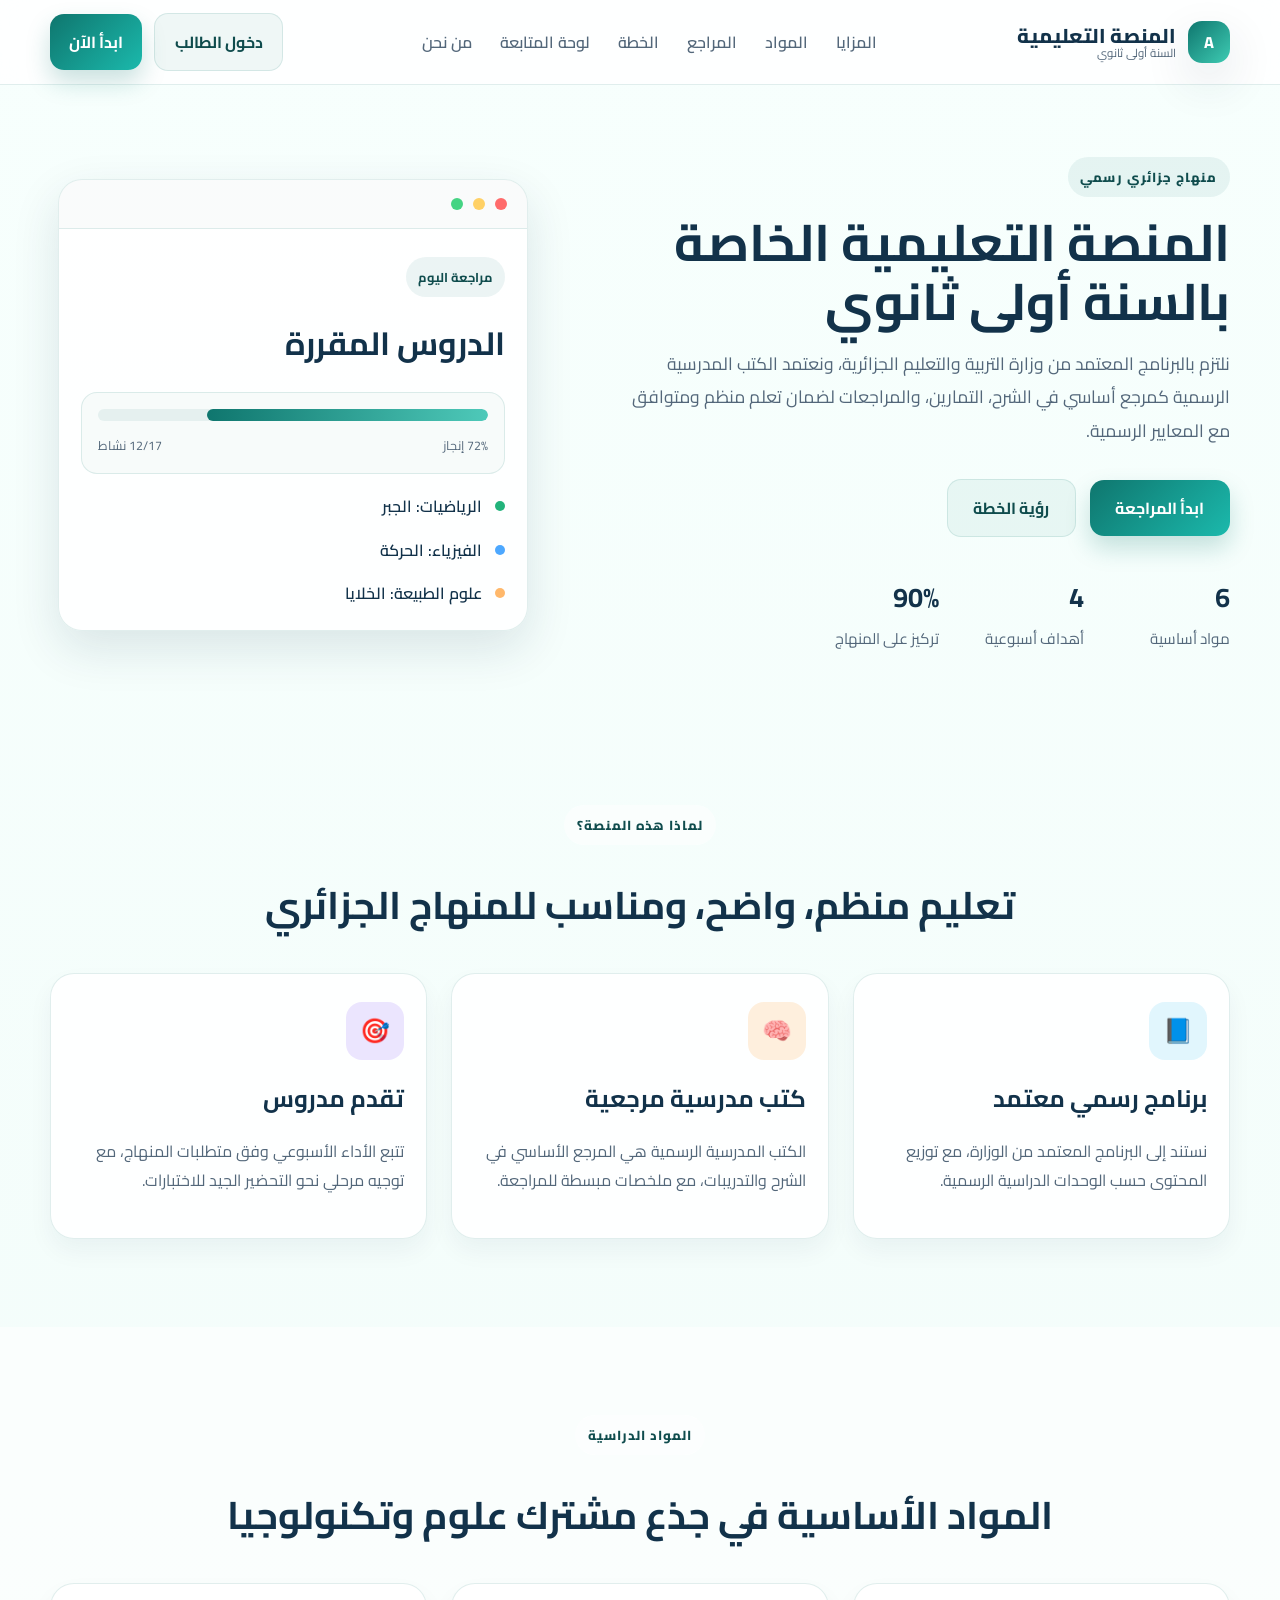
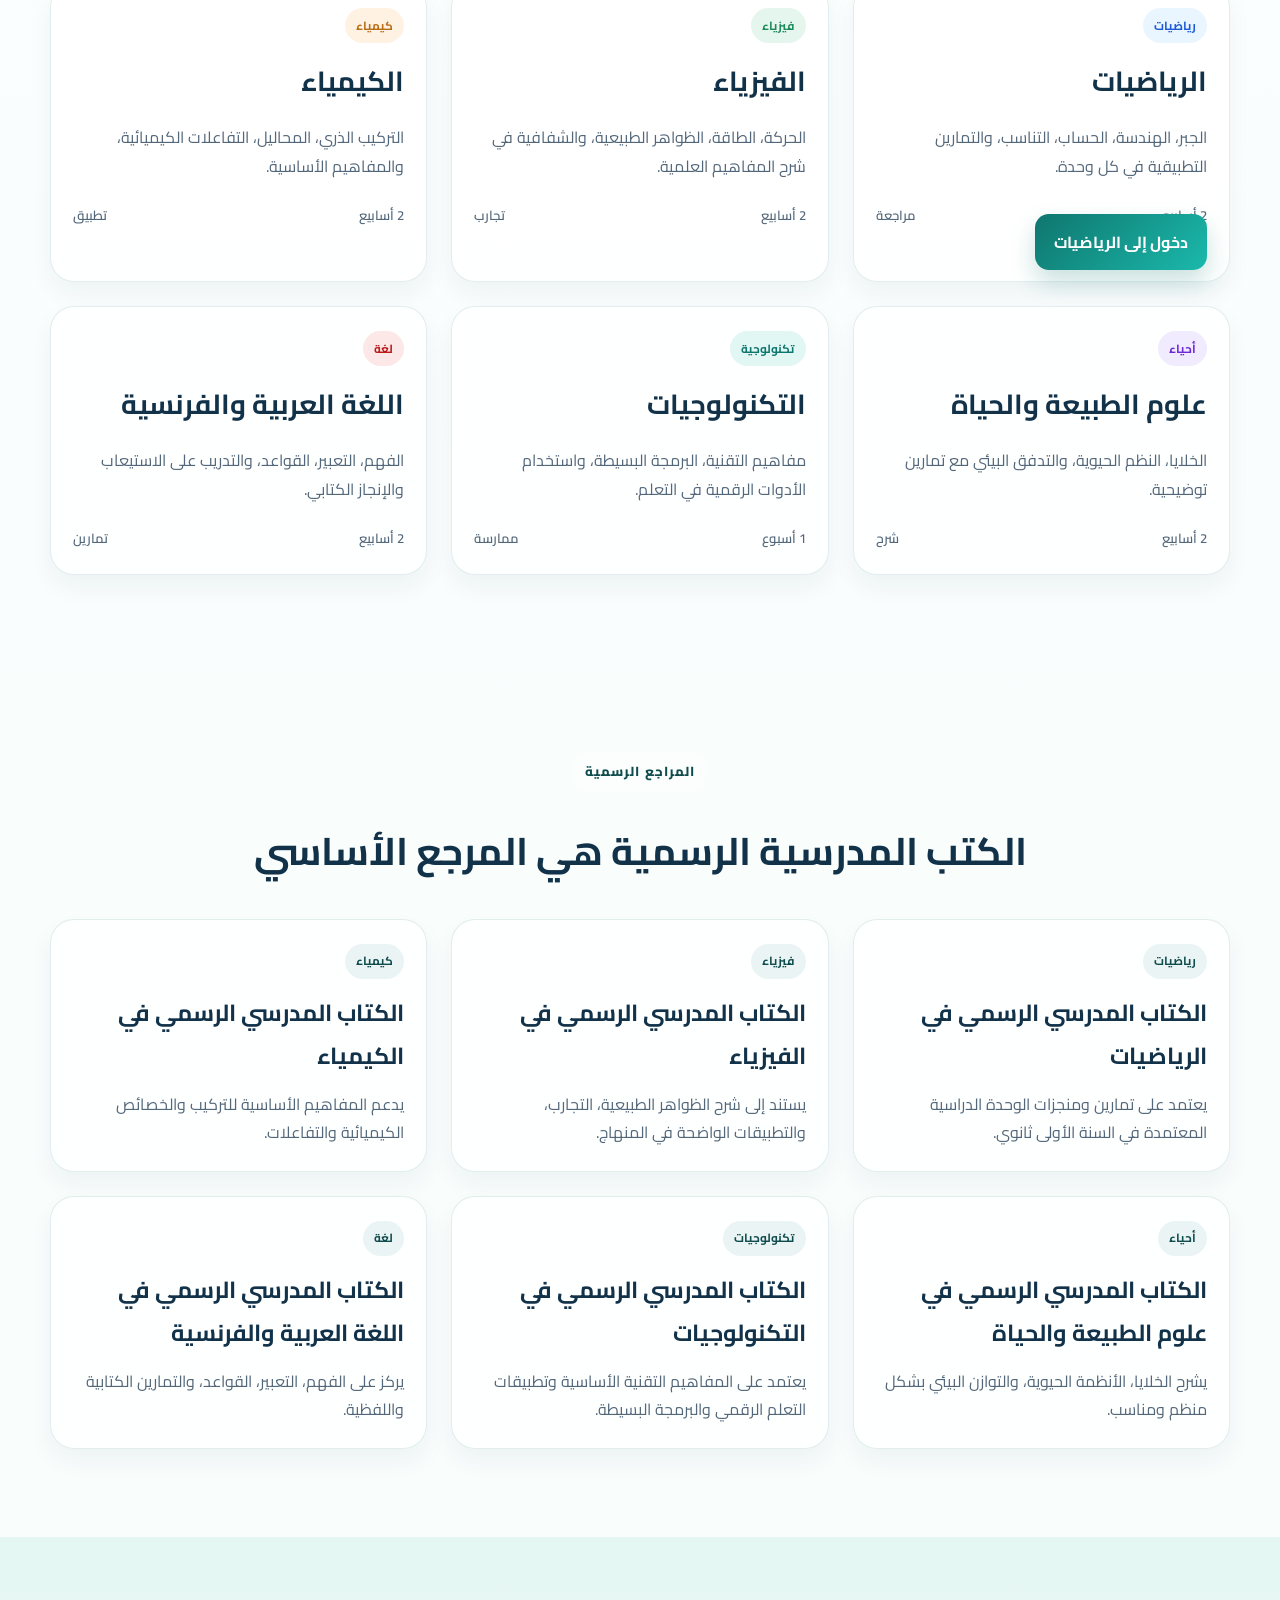
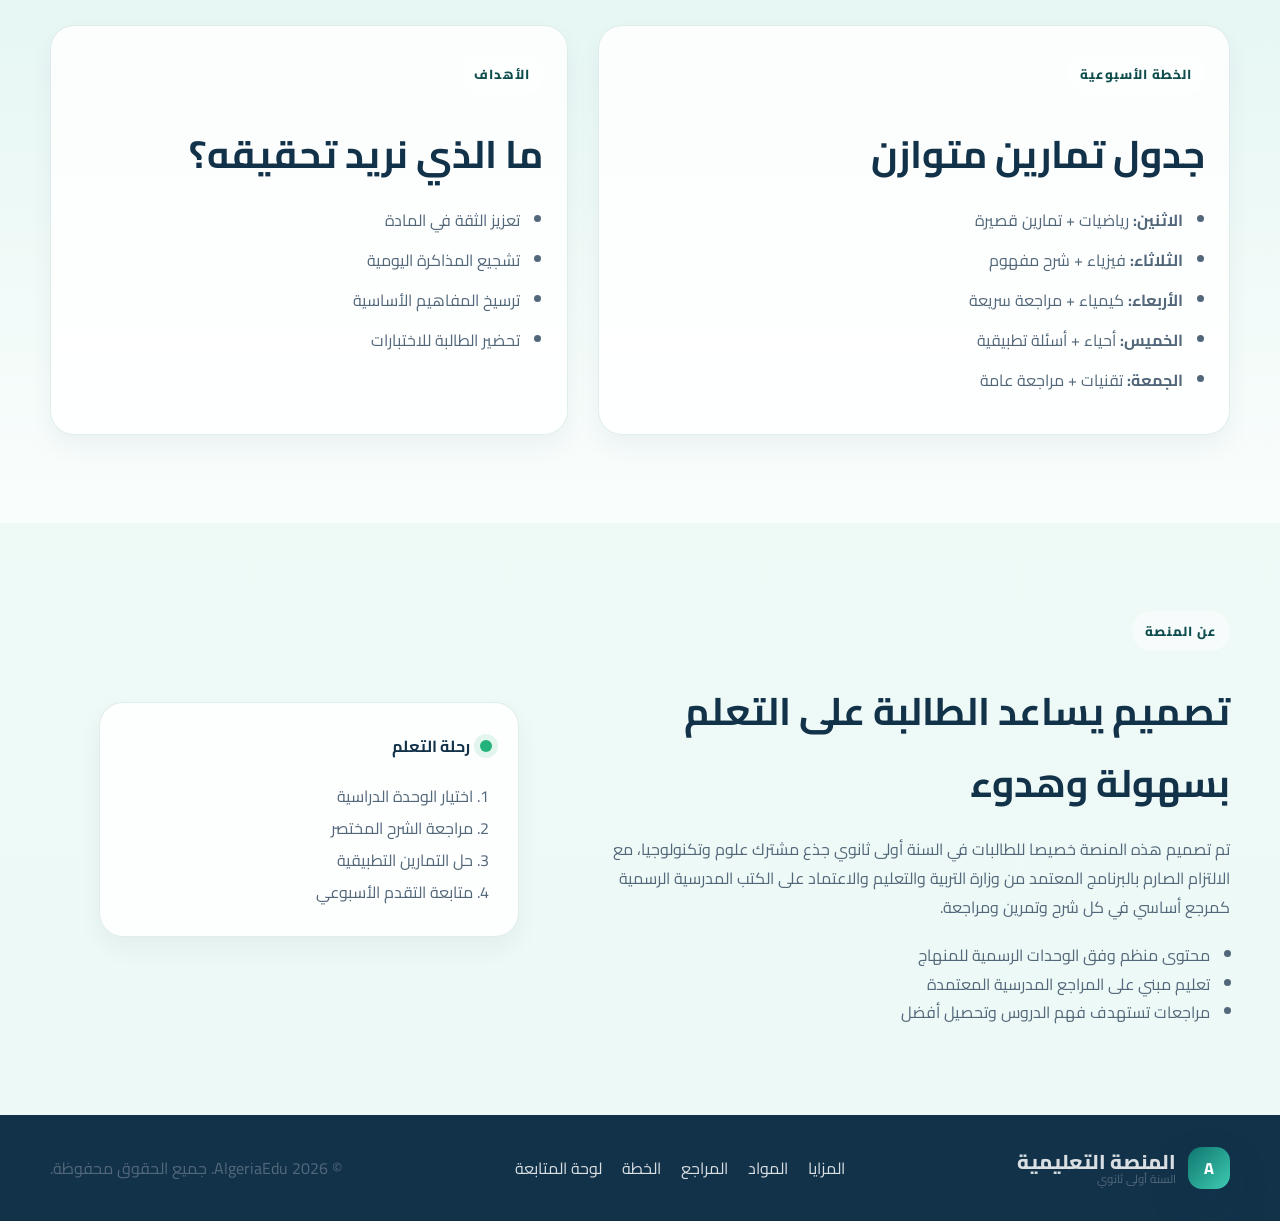
<file: index.html>
<!DOCTYPE html>
<html lang="ar" dir="rtl">
  <head>
    <meta charset="UTF-8" />
    <meta name="viewport" content="width=device-width, initial-scale=1.0" />
    <title>المنصة التعليمية الخاصة للسنة أولى ثانوي</title>
    <meta
      name="description"
      content="منصة تعليمية مخصصة لطالبات السنة أولى ثانوي جذع مشترك علوم وتكنولوجيا وفق المنهاج الجزائري الرسمي."
    />
    <link rel="preconnect" href="https://fonts.googleapis.com" />
    <link rel="preconnect" href="https://fonts.gstatic.com" crossorigin />
    <link
      href="https://fonts.googleapis.com/css2?family=Cairo:wght@400;500;600;700;800&display=swap"
      rel="stylesheet"
    />
    <link rel="stylesheet" href="styles.css" />
  </head>
  <body>
    <header class="topbar">
      <div class="container nav">
        <div class="brand-wrap">
          <div class="brand-mark">A</div>
          <div class="brand-text">
            <span class="brand-name">المنصة التعليمية</span>
            <small>السنة أولى ثانوي</small>
          </div>
        </div>

        <nav class="main-nav" aria-label="التنقل الرئيسي">
          <a href="#features">المزايا</a>
          <details class="nav-dropdown">
            <summary>المواد</summary>
            <div class="nav-dropdown-menu">
              <a href="math.html">الرياضيات</a>
              <a href="subjects.html#physics">الفيزياء</a>
              <a href="subjects.html#chemistry">الكيمياء</a>
              <a href="subjects.html#biology">علوم الطبيعة والحياة</a>
              <a href="subjects.html#tech">التكنولوجيات</a>
              <a href="subjects.html#arabic">اللغة العربية</a>
            </div>
          </details>
          <a href="#references">المراجع</a>
          <a href="#plan">الخطة</a>
          <a href="dashboard.html">لوحة المتابعة</a>
          <a href="#about">من نحن</a>
        </nav>

        <div class="nav-actions">
          <button class="btn btn-secondary">دخول الطالب</button>
          <button class="btn btn-primary">ابدأ الآن</button>
        </div>
      </div>
    </header>

    <main>
      <section class="hero">
        <div class="container hero-grid">
          <div class="hero-copy">
            <span class="eyebrow">منهاج جزائري رسمي</span>
            <h1>المنصة التعليمية الخاصة بالسنة أولى ثانوي</h1>
            <p>
              نلتزم بالبرنامج المعتمد من وزارة التربية والتعليم الجزائرية، ونعتمد الكتب
              المدرسية الرسمية كمرجع أساسي في الشرح، التمارين، والمراجعات لضمان تعلم
              منظم ومتوافق مع المعايير الرسمية.
            </p>

            <div class="cta-row">
              <button class="btn btn-primary large">ابدأ المراجعة</button>
              <button class="btn btn-secondary large">رؤية الخطة</button>
            </div>

            <div class="hero-stats">
              <div>
                <strong>6</strong>
                <span>مواد أساسية</span>
              </div>
              <div>
                <strong>4</strong>
                <span>أهداف أسبوعية</span>
              </div>
              <div>
                <strong>90%</strong>
                <span>تركيز على المنهاج</span>
              </div>
            </div>
          </div>

          <div class="hero-card" aria-label="ملف المنصة">
            <div class="mini-window">
              <div class="window-header">
                <span></span>
                <span></span>
                <span></span>
              </div>

              <div class="course-panel">
                <div class="course-badge">مراجعة اليوم</div>
                <h3>الدروس المقررة</h3>

                <div class="progress-box">
                  <div class="progress-line">
                    <span style="width: 72%"></span>
                  </div>
                  <div class="progress-meta">
                    <span>72% إنجاز</span>
                    <span>12/17 نشاط</span>
                  </div>
                </div>

                <ul class="lesson-list">
                  <li><span class="dot green"></span> الرياضيات: الجبر</li>
                  <li><span class="dot blue"></span> الفيزياء: الحركة</li>
                  <li><span class="dot orange"></span> علوم الطبيعة: الخلايا</li>
                </ul>
              </div>
            </div>
          </div>
        </div>
      </section>

      <section id="features" class="section">
        <div class="container">
          <div class="section-heading">
            <span class="eyebrow light">لماذا هذه المنصة؟</span>
            <h2>تعليم منظم، واضح، ومناسب للمنهاج الجزائري</h2>
          </div>

          <div class="feature-grid">
            <article class="feature-card">
              <div class="icon-box cyan">📘</div>
              <h3>برنامج رسمي معتمد</h3>
              <p>نستند إلى البرنامج المعتمد من الوزارة، مع توزيع المحتوى حسب الوحدات الدراسية الرسمية.</p>
            </article>

            <article class="feature-card">
              <div class="icon-box orange">🧠</div>
              <h3>كتب مدرسية مرجعية</h3>
              <p>الكتب المدرسية الرسمية هي المرجع الأساسي في الشرح والتدريبات، مع ملخصات مبسطة للمراجعة.</p>
            </article>

            <article class="feature-card">
              <div class="icon-box violet">🎯</div>
              <h3>تقدم مدروس</h3>
              <p>تتبع الأداء الأسبوعي وفق متطلبات المنهاج، مع توجيه مرحلي نحو التحضير الجيد للاختبارات.</p>
            </article>
          </div>
        </div>
      </section>

      <section id="subjects" class="section alt">
        <div class="container">
          <div class="section-heading">
            <span class="eyebrow light">المواد الدراسية</span>
            <h2>المواد الأساسية في جذع مشترك علوم وتكنولوجيا</h2>
          </div>

          <div class="course-grid">
            <article class="course-card">
              <span class="tag blue">رياضيات</span>
              <h3>الرياضيات</h3>
              <p>الجبر، الهندسة، الحساب، التناسب، والتمارين التطبيقية في كل وحدة.</p>
              <div class="meta">
                <span>2 أسابيع</span>
                <span>مراجعة</span>
              </div>
              <div class="card-action">
                <a href="math.html" class="btn btn-primary">دخول إلى الرياضيات</a>
              </div>
            </article>

            <article class="course-card">
              <span class="tag green">فيزياء</span>
              <h3>الفيزياء</h3>
              <p>الحركة، الطاقة، الظواهر الطبيعية، والشفافية في شرح المفاهيم العلمية.</p>
              <div class="meta">
                <span>2 أسابيع</span>
                <span>تجارب</span>
              </div>
            </article>

            <article class="course-card">
              <span class="tag orange">كيمياء</span>
              <h3>الكيمياء</h3>
              <p>التركيب الذري، المحاليل، التفاعلات الكيميائية، والمفاهيم الأساسية.</p>
              <div class="meta">
                <span>2 أسابيع</span>
                <span>تطبيق</span>
              </div>
            </article>

            <article class="course-card">
              <span class="tag purple">أحياء</span>
              <h3>علوم الطبيعة والحياة</h3>
              <p>الخلايا، النظم الحيوية، والتدفق البيئي مع تمارين توضيحية.</p>
              <div class="meta">
                <span>2 أسابيع</span>
                <span>شرح</span>
              </div>
            </article>

            <article class="course-card">
              <span class="tag teal">تكنولوجية</span>
              <h3>التكنولوجيات</h3>
              <p>مفاهيم التقنية، البرمجة البسيطة، واستخدام الأدوات الرقمية في التعلم.</p>
              <div class="meta">
                <span>1 أسبوع</span>
                <span>ممارسة</span>
              </div>
            </article>

            <article class="course-card">
              <span class="tag red">لغة</span>
              <h3>اللغة العربية والفرنسية</h3>
              <p>الفهم، التعبير، القواعد، والتدريب على الاستيعاب والإنجاز الكتابي.</p>
              <div class="meta">
                <span>2 أسابيع</span>
                <span>تمارين</span>
              </div>
            </article>
          </div>
        </div>
      </section>

      <section id="references" class="section alt">
        <div class="container">
          <div class="section-heading">
            <span class="eyebrow light">المراجع الرسمية</span>
            <h2>الكتب المدرسية الرسمية هي المرجع الأساسي</h2>
          </div>

          <div class="reference-grid">
            <article class="reference-card">
              <span class="ref-tag">رياضيات</span>
              <h3>الكتاب المدرسي الرسمي في الرياضيات</h3>
              <p>يعتمد على تمارين ومنجزات الوحدة الدراسية المعتمدة في السنة الأولى ثانوي.</p>
            </article>

            <article class="reference-card">
              <span class="ref-tag">فيزياء</span>
              <h3>الكتاب المدرسي الرسمي في الفيزياء</h3>
              <p>يستند إلى شرح الظواهر الطبيعية، التجارب، والتطبيقات الواضحة في المنهاج.</p>
            </article>

            <article class="reference-card">
              <span class="ref-tag">كيمياء</span>
              <h3>الكتاب المدرسي الرسمي في الكيمياء</h3>
              <p>يدعم المفاهيم الأساسية للتركيب والخصائص الكيميائية والتفاعلات.</p>
            </article>

            <article class="reference-card">
              <span class="ref-tag">أحياء</span>
              <h3>الكتاب المدرسي الرسمي في علوم الطبيعة والحياة</h3>
              <p>يشرح الخلايا، الأنظمة الحيوية، والتوازن البيئي بشكل منظم ومناسب.</p>
            </article>

            <article class="reference-card">
              <span class="ref-tag">تكنولوجيات</span>
              <h3>الكتاب المدرسي الرسمي في التكنولوجيات</h3>
              <p>يعتمد على المفاهيم التقنية الأساسية وتطبيقات التعلم الرقمي والبرمجة البسيطة.</p>
            </article>

            <article class="reference-card">
              <span class="ref-tag">لغة</span>
              <h3>الكتاب المدرسي الرسمي في اللغة العربية والفرنسية</h3>
              <p>يركز على الفهم، التعبير، القواعد، والتمارين الكتابية واللفظية.</p>
            </article>
          </div>
        </div>
      </section>

      <section id="plan" class="section plan-section">
        <div class="container plan-grid">
          <div class="plan-card">
            <span class="eyebrow light">الخطة الأسبوعية</span>
            <h2>جدول تمارين متوازن</h2>
            <ul class="plan-list">
              <li><strong>الاثنين:</strong> رياضيات + تمارين قصيرة</li>
              <li><strong>الثلاثاء:</strong> فيزياء + شرح مفهوم</li>
              <li><strong>الأربعاء:</strong> كيمياء + مراجعة سريعة</li>
              <li><strong>الخميس:</strong> أحياء + أسئلة تطبيقية</li>
              <li><strong>الجمعة:</strong> تقنيات + مراجعة عامة</li>
            </ul>
          </div>

          <div class="goal-card">
            <span class="eyebrow light">الأهداف</span>
            <h2>ما الذي نريد تحقيقه؟</h2>
            <ul class="goal-list">
              <li>تعزيز الثقة في المادة</li>
              <li>تشجيع المذاكرة اليومية</li>
              <li>ترسيخ المفاهيم الأساسية</li>
              <li>تحضير الطالبة للاختبارات</li>
            </ul>
          </div>
        </div>
      </section>

      <section id="about" class="section about">
        <div class="container about-grid">
          <div class="about-info">
            <span class="eyebrow light">عن المنصة</span>
            <h2>تصميم يساعد الطالبة على التعلم بسهولة وهدوء</h2>
            <p>
              تم تصميم هذه المنصة خصيصا للطالبات في السنة أولى ثانوي جذع مشترك علوم وتكنولوجيا،
              مع الالتزام الصارم بالبرنامج المعتمد من وزارة التربية والتعليم والاعتماد على الكتب
              المدرسية الرسمية كمرجع أساسي في كل شرح وتمرين ومراجعة.
            </p>
            <ul>
              <li>محتوى منظم وفق الوحدات الرسمية للمنهاج</li>
              <li>تعليم مبني على المراجع المدرسية المعتمدة</li>
              <li>مراجعات تستهدف فهم الدروس وتحصيل أفضل</li>
            </ul>
          </div>

          <div class="about-panel">
            <div class="panel-card">
              <div class="panel-head">
                <span class="status-dot"></span>
                <span>رحلة التعلم</span>
              </div>
              <ol>
                <li>اختيار الوحدة الدراسية</li>
                <li>مراجعة الشرح المختصر</li>
                <li>حل التمارين التطبيقية</li>
                <li>متابعة التقدم الأسبوعي</li>
              </ol>
            </div>
          </div>
        </div>
      </section>
    </main>

    <footer id="contact" class="footer">
      <div class="container footer-inner">
        <div>
          <div class="brand-wrap">
            <div class="brand-mark">A</div>
            <div class="brand-text">
              <span class="brand-name">المنصة التعليمية</span>
              <small>السنة أولى ثانوي</small>
            </div>
          </div>
        </div>

        <div class="footer-links">
          <a href="#features">المزايا</a>
          <a href="#subjects">المواد</a>
          <a href="#references">المراجع</a>
          <a href="#plan">الخطة</a>
          <a href="dashboard.html">لوحة المتابعة</a>
        </div>

        <div class="footer-copy">© <span id="year"></span> AlgeriaEdu. جميع الحقوق محفوظة.</div>
      </div>
    </footer>

    <script src="script.js"></script>
  </body>
</html>
</file>
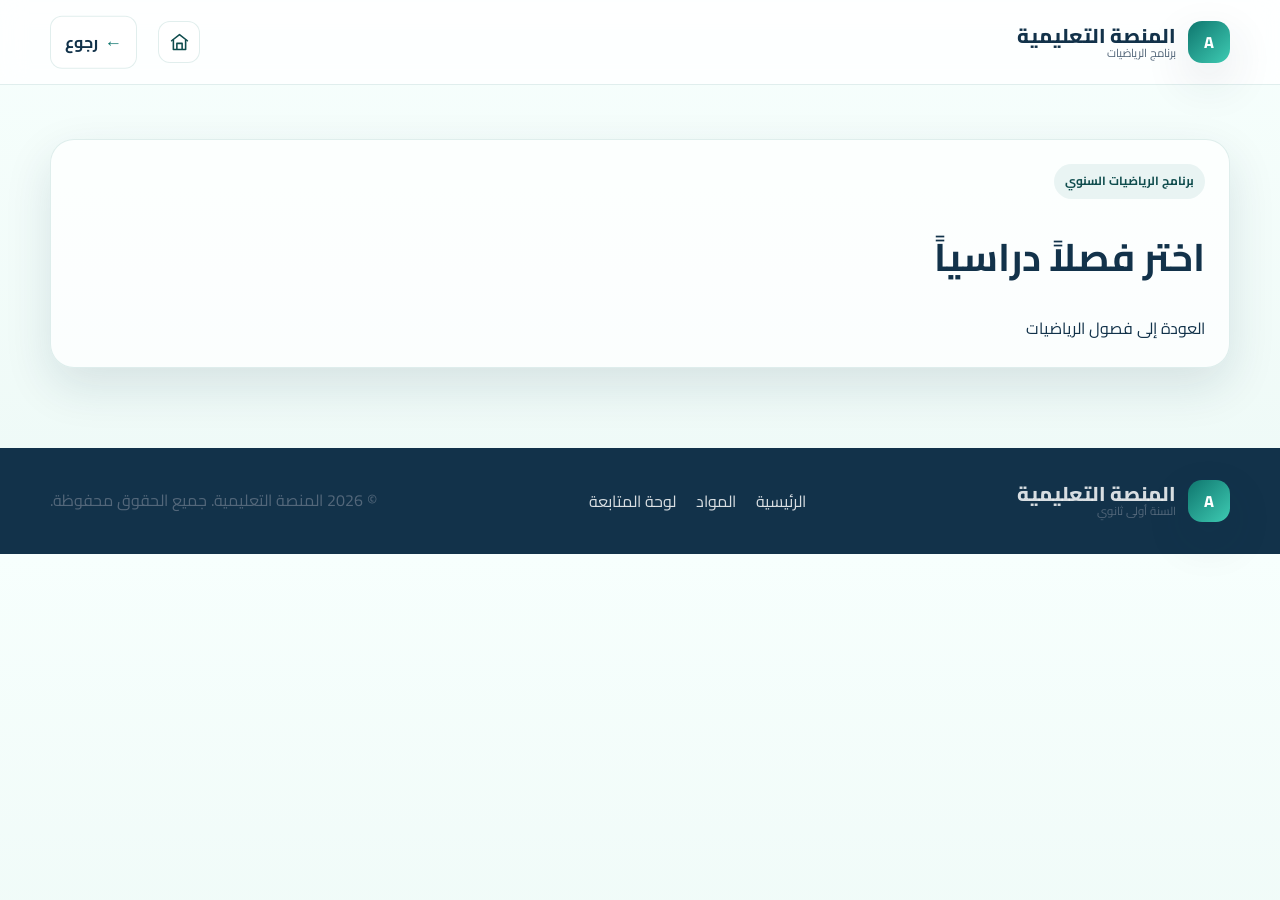
<file: chapter.html>
<!DOCTYPE html>
<html lang="ar" dir="rtl">
  <head>
    <meta charset="UTF-8" />
    <meta name="viewport" content="width=device-width, initial-scale=1.0" />
    <title>فصول الرياضيات | المنصة التعليمية</title>
    <meta name="description" content="محاور فصل الرياضيات للسنة أولى ثانوي حسب البرنامج السنوي." />
    <link rel="preconnect" href="https://fonts.googleapis.com" />
    <link rel="preconnect" href="https://fonts.gstatic.com" crossorigin />
    <link
      href="https://fonts.googleapis.com/css2?family=Cairo:wght@400;500;600;700;800&display=swap"
      rel="stylesheet"
    />
    <link rel="stylesheet" href="styles.css" />
  </head>
  <body>
    <header class="topbar">
      <div class="container nav nav-with-back">
        <button class="back-button" type="button" onclick="if (history.length > 1) history.back(); else location.href='index.html';">
          <span aria-hidden="true">←</span> رجوع
        </button>
        <div class="brand-wrap">
          <div class="brand-mark">A</div>
          <div class="brand-text">
            <span class="brand-name">المنصة التعليمية</span>
            <small>برنامج الرياضيات</small>
          </div>
        </div>
        <a class="chapter-home" href="index.html" aria-label="العودة إلى الرئيسية" title="العودة إلى الرئيسية">
          <svg viewBox="0 0 24 24" fill="none" stroke="currentColor" stroke-width="1.8" stroke-linecap="round" stroke-linejoin="round" aria-hidden="true">
            <path d="m3 10 9-7 9 7" />
            <path d="M5 9v11h14V9M9 20v-7h6v7" />
          </svg>
        </a>
      </div>
    </header>

    <main class="subject-page">
      <div class="container">
        <section class="lesson-viewport">
          <div class="lesson-banner">
            <span class="ref-tag">برنامج الرياضيات السنوي</span>
            <h1 id="chapterTitle">الفصل الأول</h1>
          </div>
          <div id="axisList" class="axis-list" aria-label="محاور الفصل"></div>
        </section>
      </div>
    </main>

    <footer class="footer">
      <div class="container footer-inner">
        <div class="brand-wrap">
          <div class="brand-mark">A</div>
          <div class="brand-text">
            <span class="brand-name">المنصة التعليمية</span>
            <small>السنة أولى ثانوي</small>
          </div>
        </div>
        <div class="footer-links">
          <a href="index.html">الرئيسية</a>
          <a href="subjects.html">المواد</a>
          <a href="dashboard.html">لوحة المتابعة</a>
        </div>
        <div class="footer-copy">© 2026 المنصة التعليمية. جميع الحقوق محفوظة.</div>
      </div>
    </footer>
    <script src="script.js"></script>
  </body>
</html>
</file>
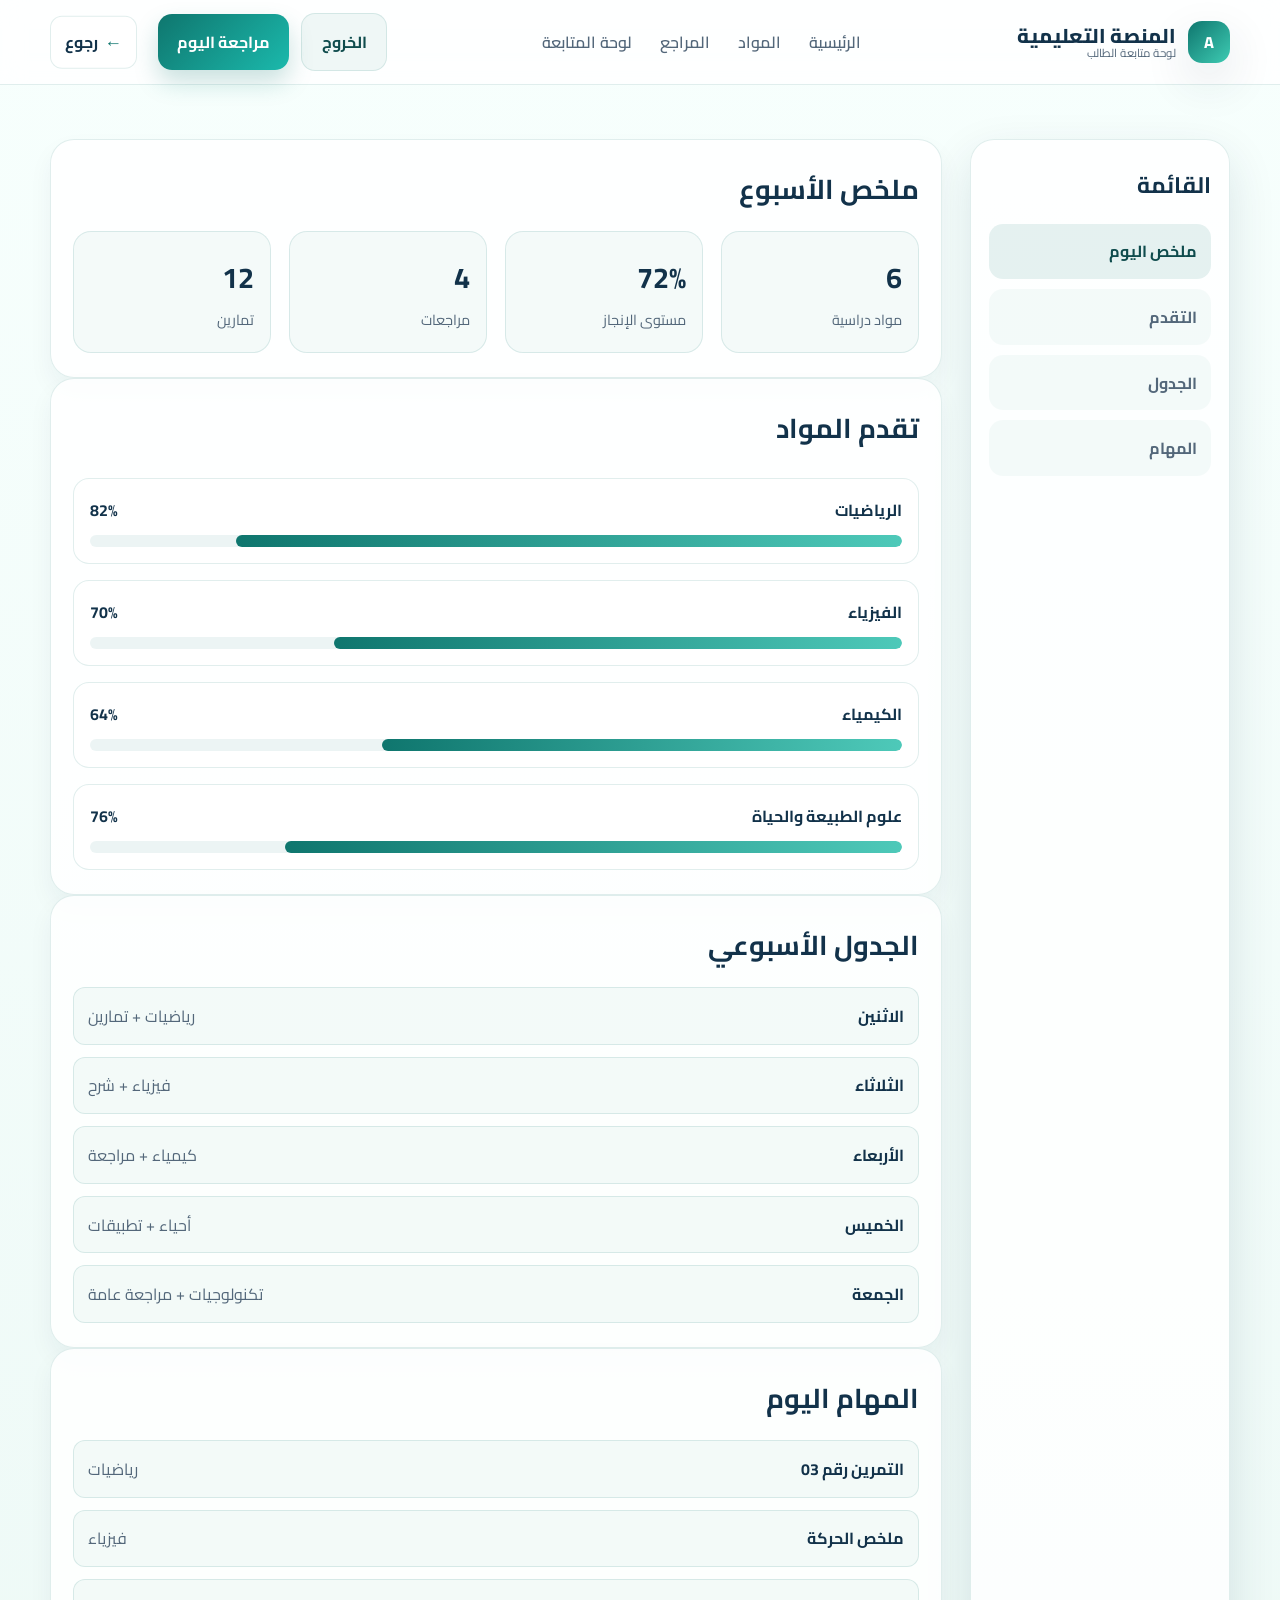
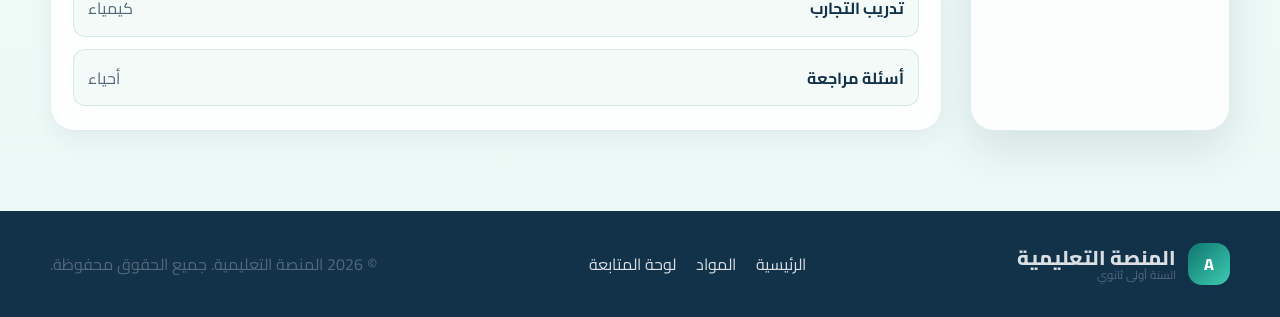
<file: dashboard.html>
<!DOCTYPE html>
<html lang="ar" dir="rtl">
  <head>
    <meta charset="UTF-8" />
    <meta name="viewport" content="width=device-width, initial-scale=1.0" />
    <title>لوحة متابعة الطالب | المنصة التعليمية</title>
    <meta
      name="description"
      content="لوحة متابعة الطالب في السنة أولى ثانوي، مع متابعة التقدم في المواد الدراسية وفق المنهاج الرسمي."
    />
    <link rel="preconnect" href="https://fonts.googleapis.com" />
    <link rel="preconnect" href="https://fonts.gstatic.com" crossorigin />
    <link
      href="https://fonts.googleapis.com/css2?family=Cairo:wght@400;500;600;700;800&display=swap"
      rel="stylesheet"
    />
    <link rel="stylesheet" href="styles.css" />
  </head>
  <body>
    <header class="topbar">
      <div class="container nav nav-with-back">
        <button class="back-button" type="button" onclick="if (history.length > 1) history.back(); else location.href='index.html';">
          <span aria-hidden="true">←</span> رجوع
        </button>
        <div class="brand-wrap">
          <div class="brand-mark">A</div>
          <div class="brand-text">
            <span class="brand-name">المنصة التعليمية</span>
            <small>لوحة متابعة الطالب</small>
          </div>
        </div>

        <nav class="main-nav" aria-label="التنقل الرئيسي">
          <a href="index.html">الرئيسية</a>
          <details class="nav-dropdown">
            <summary>المواد</summary>
            <div class="nav-dropdown-menu">
              <a href="math.html">الرياضيات</a>
              <a href="subjects.html#physics">الفيزياء</a>
              <a href="subjects.html#chemistry">الكيمياء</a>
              <a href="subjects.html#biology">علوم الطبيعة والحياة</a>
              <a href="subjects.html#tech">التكنولوجيات</a>
              <a href="subjects.html#arabic">اللغة العربية</a>
            </div>
          </details>
          <a href="index.html#references">المراجع</a>
          <a href="dashboard.html" class="active">لوحة المتابعة</a>
        </nav>

        <div class="nav-actions">
          <button class="btn btn-secondary">الخروج</button>
          <button class="btn btn-primary">مراجعة اليوم</button>
        </div>
      </div>
    </header>

    <main class="dashboard-page">
      <div class="container dashboard-shell">
        <aside class="sidebar">
          <h3>القائمة</h3>
          <nav>
            <a href="dashboard.html" class="active">ملخص اليوم</a>
            <a href="#progress">التقدم</a>
            <a href="#schedule">الجدول</a>
            <a href="#tasks">المهام</a>
          </nav>
        </aside>

        <section class="dashboard-content">
          <div class="dashboard-card">
            <h3>ملخص الأسبوع</h3>
            <div class="metric-row">
              <div class="metric">
                <strong>6</strong>
                <span>مواد دراسية</span>
              </div>
              <div class="metric">
                <strong>72%</strong>
                <span>مستوى الإنجاز</span>
              </div>
              <div class="metric">
                <strong>4</strong>
                <span>مراجعات</span>
              </div>
              <div class="metric">
                <strong>12</strong>
                <span>تمارين</span>
              </div>
            </div>
          </div>

          <div class="dashboard-card" id="progress">
            <h3>تقدم المواد</h3>
            <div class="progress-rows">
              <div class="progress-row">
                <div class="progress-header">
                  <span>الرياضيات</span>
                  <span>82%</span>
                </div>
                <div class="bar"><span style="width: 82%"></span></div>
              </div>

              <div class="progress-row">
                <div class="progress-header">
                  <span>الفيزياء</span>
                  <span>70%</span>
                </div>
                <div class="bar"><span style="width: 70%"></span></div>
              </div>

              <div class="progress-row">
                <div class="progress-header">
                  <span>الكيمياء</span>
                  <span>64%</span>
                </div>
                <div class="bar"><span style="width: 64%"></span></div>
              </div>

              <div class="progress-row">
                <div class="progress-header">
                  <span>علوم الطبيعة والحياة</span>
                  <span>76%</span>
                </div>
                <div class="bar"><span style="width: 76%"></span></div>
              </div>
            </div>
          </div>

          <div class="dashboard-card" id="schedule">
            <h3>الجدول الأسبوعي</h3>
            <ul class="subject-list">
              <li><strong>الاثنين</strong><span>رياضيات + تمارين</span></li>
              <li><strong>الثلاثاء</strong><span>فيزياء + شرح</span></li>
              <li><strong>الأربعاء</strong><span>كيمياء + مراجعة</span></li>
              <li><strong>الخميس</strong><span>أحياء + تطبيقات</span></li>
              <li><strong>الجمعة</strong><span>تكنولوجيات + مراجعة عامة</span></li>
            </ul>
          </div>

          <div class="dashboard-card" id="tasks">
            <h3>المهام اليوم</h3>
            <ul class="subject-list">
              <li><strong>التمرين رقم 03</strong><span>رياضيات</span></li>
              <li><strong>ملخص الحركة</strong><span>فيزياء</span></li>
              <li><strong>تدريب التجارب</strong><span>كيمياء</span></li>
              <li><strong>أسئلة مراجعة</strong><span>أحياء</span></li>
            </ul>
          </div>
        </section>
      </div>
    </main>

    <footer class="footer">
      <div class="container footer-inner">
        <div>
          <div class="brand-wrap">
            <div class="brand-mark">A</div>
            <div class="brand-text">
              <span class="brand-name">المنصة التعليمية</span>
              <small>السنة أولى ثانوي</small>
            </div>
          </div>
        </div>

        <div class="footer-links">
          <a href="index.html">الرئيسية</a>
          <a href="index.html#subjects">المواد</a>
          <a href="dashboard.html">لوحة المتابعة</a>
        </div>

        <div class="footer-copy">© 2026 المنصة التعليمية. جميع الحقوق محفوظة.</div>
      </div>
    </footer>
  </body>
</html>
</file>
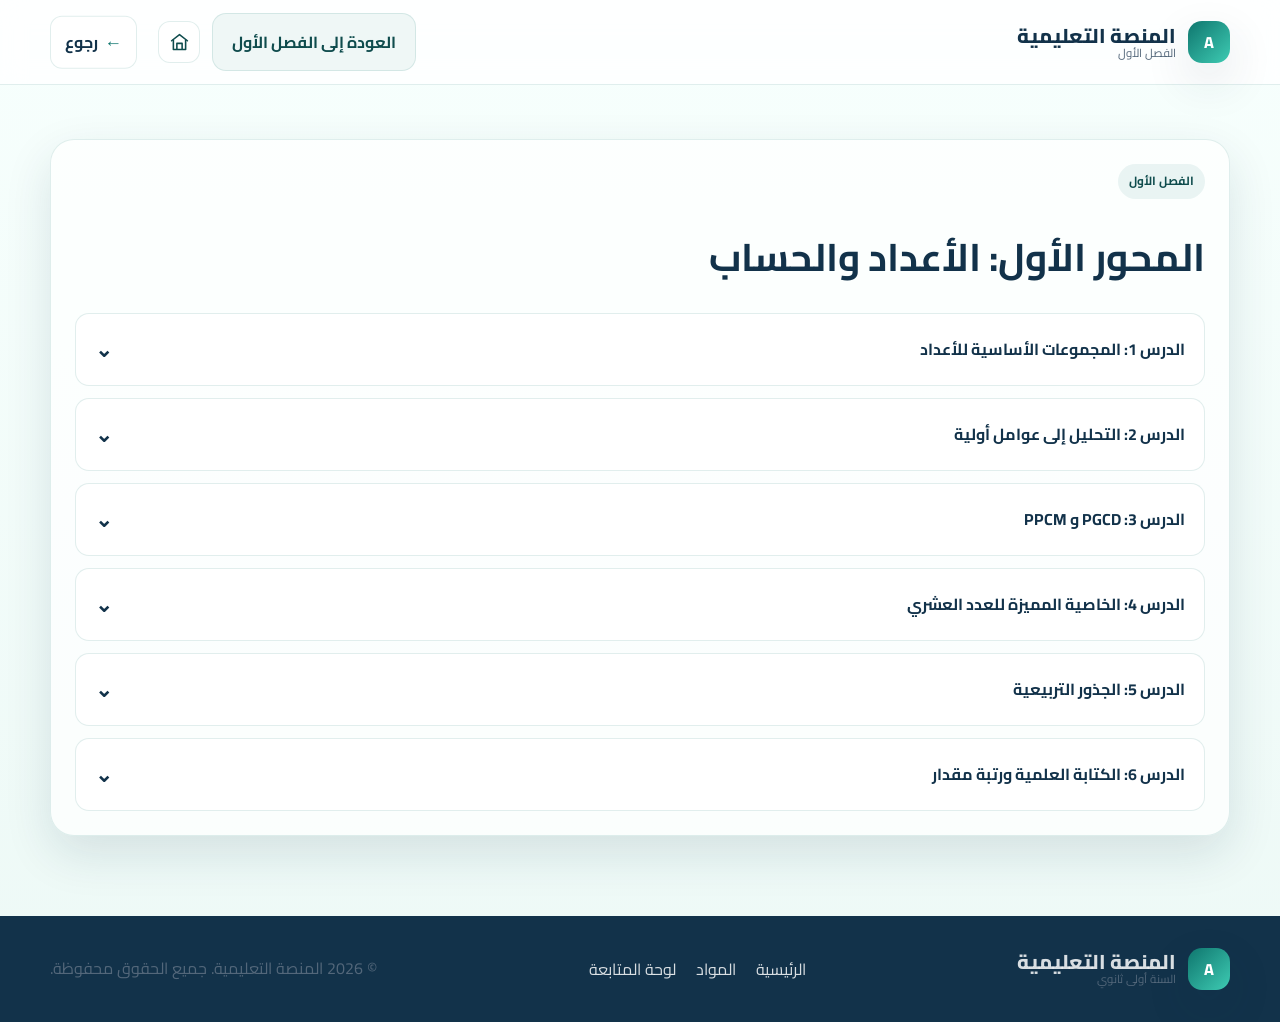
<file: lessons-axis1.html>
<!DOCTYPE html>
<html lang="ar" dir="rtl">
  <head>
    <meta charset="UTF-8" />
    <meta name="viewport" content="width=device-width, initial-scale=1.0" />
    <title>دروس الأعداد والحساب | المنصة التعليمية</title>
    <meta name="description" content="قائمة دروس المحور الأول: الأعداد والحساب." />
    <link rel="preconnect" href="https://fonts.googleapis.com" />
    <link rel="preconnect" href="https://fonts.gstatic.com" crossorigin />
    <link
      href="https://fonts.googleapis.com/css2?family=Cairo:wght@400;500;600;700;800&display=swap"
      rel="stylesheet"
    />
    <link rel="stylesheet" href="styles.css" />
  </head>
  <body>
    <header class="topbar">
      <div class="container nav nav-with-back">
        <button class="back-button" type="button" onclick="if (history.length > 1) history.back(); else location.href='index.html';">
          <span aria-hidden="true">←</span> رجوع
        </button>
        <div class="brand-wrap">
          <div class="brand-mark">A</div>
          <div class="brand-text">
            <span class="brand-name">المنصة التعليمية</span>
            <small>الفصل الأول</small>
          </div>
        </div>
        <div class="nav-actions">
          <a class="btn btn-secondary" href="chapter.html?term=1">العودة إلى الفصل الأول</a>
          <a class="chapter-home" href="index.html" aria-label="العودة إلى الرئيسية" title="العودة إلى الرئيسية">
            <svg viewBox="0 0 24 24" fill="none" stroke="currentColor" stroke-width="1.8" stroke-linecap="round" stroke-linejoin="round" aria-hidden="true">
              <path d="m3 10 9-7 9 7" />
              <path d="M5 9v11h14V9M9 20v-7h6v7" />
            </svg>
          </a>
        </div>
      </div>
    </header>

    <main class="subject-page">
      <div class="container">
        <section class="lesson-viewport">
          <div class="lesson-banner">
            <span class="ref-tag">الفصل الأول</span>
            <h1>المحور الأول: الأعداد والحساب</h1>
          </div>
          <div id="lessonList" class="lesson-accordion" aria-label="قائمة دروس المحور الأول"></div>
        </section>
      </div>
    </main>

    <footer class="footer">
      <div class="container footer-inner">
        <div class="brand-wrap">
          <div class="brand-mark">A</div>
          <div class="brand-text">
            <span class="brand-name">المنصة التعليمية</span>
            <small>السنة أولى ثانوي</small>
          </div>
        </div>
        <div class="footer-links">
          <a href="index.html">الرئيسية</a>
          <a href="subjects.html">المواد</a>
          <a href="dashboard.html">لوحة المتابعة</a>
        </div>
        <div class="footer-copy">© 2026 المنصة التعليمية. جميع الحقوق محفوظة.</div>
      </div>
    </footer>
    <script src="script.js"></script>
  </body>
</html>
</file>
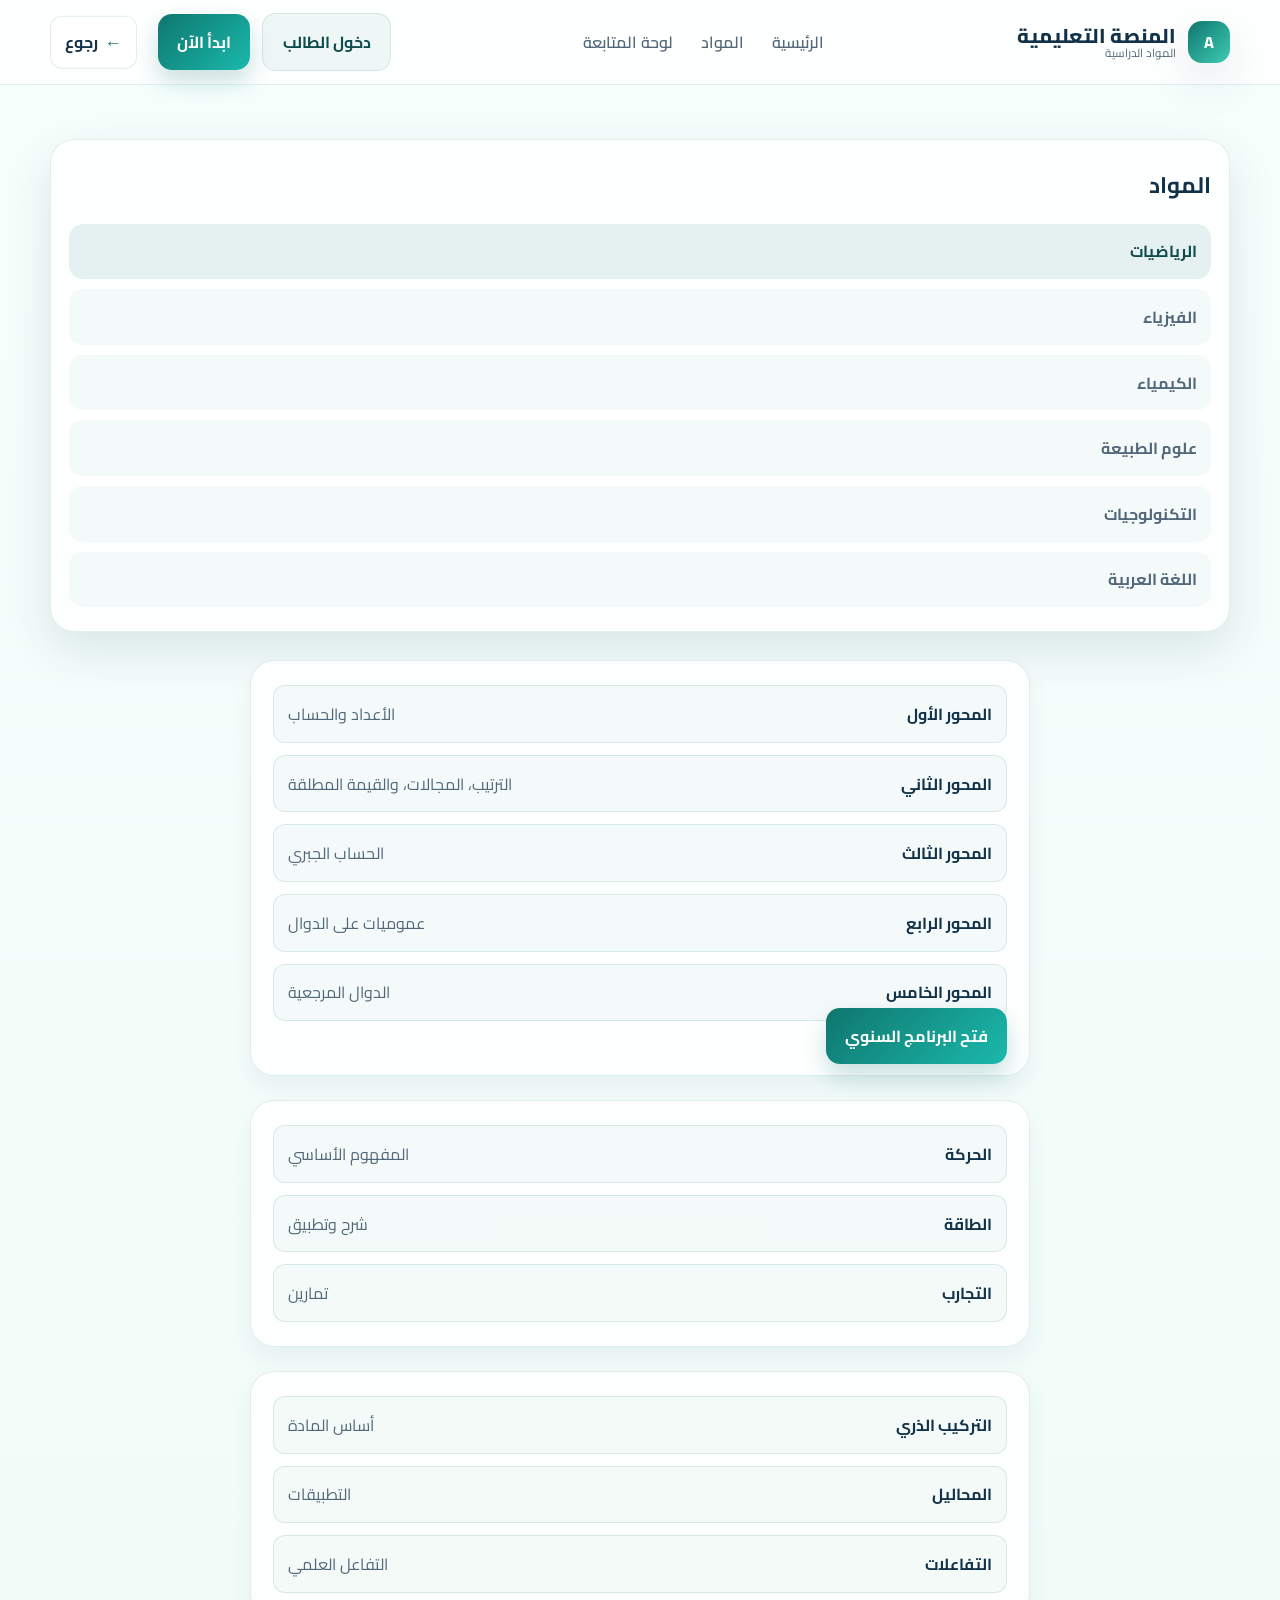
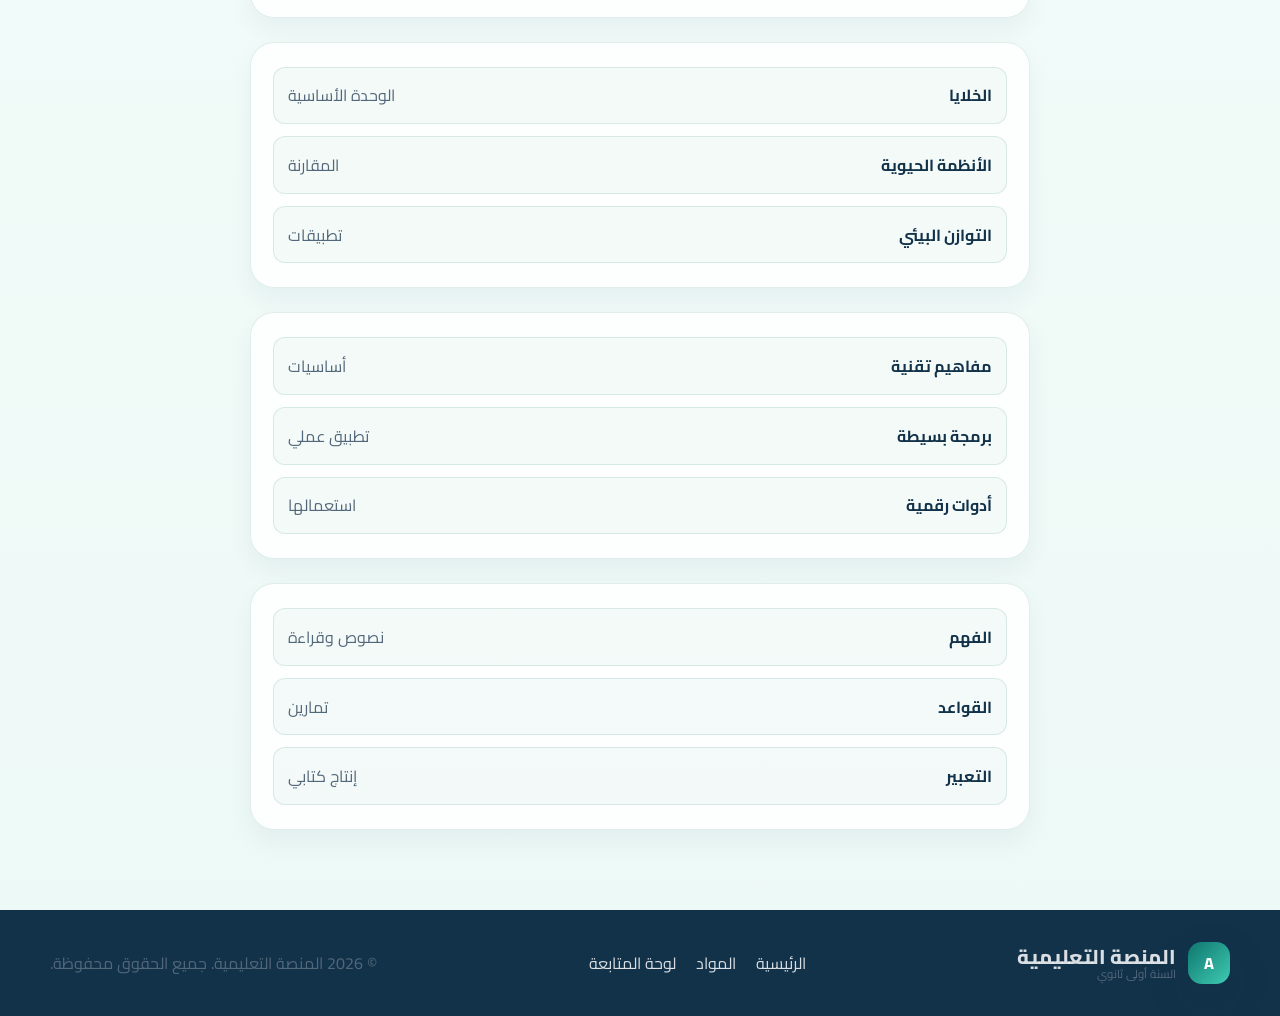
<file: subjects.html>
<!DOCTYPE html>
<html lang="ar" dir="rtl">
  <head>
    <meta charset="UTF-8" />
    <meta name="viewport" content="width=device-width, initial-scale=1.0" />
    <title>المواد الدراسية | المنصة التعليمية</title>
    <meta
      name="description"
      content="معلومات مواد السنة أولى ثانوي جذع مشترك علوم وتكنولوجيا وفق المنهاج الجزائري المعتمد."
    />
    <link rel="preconnect" href="https://fonts.googleapis.com" />
    <link rel="preconnect" href="https://fonts.gstatic.com" crossorigin />
    <link
      href="https://fonts.googleapis.com/css2?family=Cairo:wght@400;500;600;700;800&display=swap"
      rel="stylesheet"
    />
    <link rel="stylesheet" href="styles.css" />
  </head>
  <body>
    <header class="topbar">
      <div class="container nav nav-with-back">
        <button class="back-button" type="button" onclick="if (history.length > 1) history.back(); else location.href='index.html';">
          <span aria-hidden="true">←</span> رجوع
        </button>
        <div class="brand-wrap">
          <div class="brand-mark">A</div>
          <div class="brand-text">
            <span class="brand-name">المنصة التعليمية</span>
            <small>المواد الدراسية</small>
          </div>
        </div>

        <nav class="main-nav" aria-label="التنقل الرئيسي">
          <a href="index.html">الرئيسية</a>
          <details class="nav-dropdown active">
            <summary>المواد</summary>
            <div class="nav-dropdown-menu">
              <a href="math.html">الرياضيات</a>
              <a href="subjects.html#physics">الفيزياء</a>
              <a href="subjects.html#chemistry">الكيمياء</a>
              <a href="subjects.html#biology">علوم الطبيعة والحياة</a>
              <a href="subjects.html#tech">التكنولوجيات</a>
              <a href="subjects.html#arabic">اللغة العربية</a>
            </div>
          </details>
          <a href="dashboard.html">لوحة المتابعة</a>
        </nav>

        <div class="nav-actions">
          <button class="btn btn-secondary">دخول الطالب</button>
          <button class="btn btn-primary">ابدأ الآن</button>
        </div>
      </div>
    </header>

    <main class="subject-page">
      <div class="container subject-shell">
        <aside class="sidebar">
          <h3>المواد</h3>
          <nav>
            <a href="#math" class="active">الرياضيات</a>
            <a href="#physics">الفيزياء</a>
            <a href="#chemistry">الكيمياء</a>
            <a href="#biology">علوم الطبيعة</a>
            <a href="#tech">التكنولوجيات</a>
            <a href="#arabic">اللغة العربية</a>
          </nav>
        </aside>

        <section>
          <div class="subject-grid">
            <article class="subject-card" id="math">
              <h3>الرياضيات</h3>
              <ul class="subject-list">
                <li><strong>المحور الأول</strong><span>الأعداد والحساب</span></li>
                <li><strong>المحور الثاني</strong><span>الترتيب، المجالات، والقيمة المطلقة</span></li>
                <li><strong>المحور الثالث</strong><span>الحساب الجبري</span></li>
                <li><strong>المحور الرابع</strong><span>عموميات على الدوال</span></li>
                <li><strong>المحور الخامس</strong><span>الدوال المرجعية</span></li>
              </ul>
              <div class="card-action">
                <a href="math.html" class="btn btn-primary">فتح البرنامج السنوي</a>
              </div>
            </article>

            <article class="subject-card" id="physics">
              <h3>الفيزياء</h3>
              <ul class="subject-list">
                <li><strong>الحركة</strong><span>المفهوم الأساسي</span></li>
                <li><strong>الطاقة</strong><span>شرح وتطبيق</span></li>
                <li><strong>التجارب</strong><span>تمارين</span></li>
              </ul>
            </article>

            <article class="subject-card" id="chemistry">
              <h3>الكيمياء</h3>
              <ul class="subject-list">
                <li><strong>التركيب الذري</strong><span>أساس المادة</span></li>
                <li><strong>المحاليل</strong><span>التطبيقات</span></li>
                <li><strong>التفاعلات</strong><span>التفاعل العلمي</span></li>
              </ul>
            </article>

            <article class="subject-card" id="biology">
              <h3>علوم الطبيعة والحياة</h3>
              <ul class="subject-list">
                <li><strong>الخلايا</strong><span>الوحدة الأساسية</span></li>
                <li><strong>الأنظمة الحيوية</strong><span>المقارنة</span></li>
                <li><strong>التوازن البيئي</strong><span>تطبيقات</span></li>
              </ul>
            </article>

            <article class="subject-card" id="tech">
              <h3>التكنولوجيات</h3>
              <ul class="subject-list">
                <li><strong>مفاهيم تقنية</strong><span>أساسيات</span></li>
                <li><strong>برمجة بسيطة</strong><span>تطبيق عملي</span></li>
                <li><strong>أدوات رقمية</strong><span>استعمالها</span></li>
              </ul>
            </article>

            <article class="subject-card" id="arabic">
              <h3>اللغة العربية</h3>
              <ul class="subject-list">
                <li><strong>الفهم</strong><span>نصوص وقراءة</span></li>
                <li><strong>القواعد</strong><span>تمارين</span></li>
                <li><strong>التعبير</strong><span>إنتاج كتابي</span></li>
              </ul>
            </article>
          </div>
        </section>
      </div>
    </main>

    <footer class="footer">
      <div class="container footer-inner">
        <div>
          <div class="brand-wrap">
            <div class="brand-mark">A</div>
            <div class="brand-text">
              <span class="brand-name">المنصة التعليمية</span>
              <small>السنة أولى ثانوي</small>
            </div>
          </div>
        </div>

        <div class="footer-links">
          <a href="index.html">الرئيسية</a>
          <a href="subjects.html">المواد</a>
          <a href="dashboard.html">لوحة المتابعة</a>
        </div>

        <div class="footer-copy">© 2026 المنصة التعليمية. جميع الحقوق محفوظة.</div>
      </div>
    </footer>

    <script src="script.js"></script>
  </body>
</html>
</file>
<file: styles.css>
:root {
  --primary: #0f766e;
  --primary-dark: #0f4c4d;
  --secondary: #12324a;
  --accent: #f59e0b;
  --bg: #eefaf8;
  --bg-strong: #e0f5f1;
  --surface: #ffffff;
  --surface-alt: #f7fbfa;
  --muted: #53677a;
  --line: rgba(15, 118, 110, 0.12);
  --shadow: 0 18px 48px rgba(18, 50, 74, 0.12);
  --success: #22b37b;
  --cyan: #6ecff6;
  --orange: #ffb86b;
  --violet: #a78bfa;
  --purple: #8b5cf6;
  --teal: #14b8a6;
  --red: #ef4444;
}

* {
  box-sizing: border-box;
}

html {
  scroll-behavior: smooth;
}

body {
  margin: 0;
  font-family: "Cairo", sans-serif;
  background: linear-gradient(180deg, #f7fffd 0%, #edf9f6 100%);
  color: var(--secondary);
}

a {
  color: inherit;
  text-decoration: none;
}

button {
  font: inherit;
  cursor: pointer;
  border: none;
}

img {
  max-width: 100%;
  display: block;
}

.container {
  width: min(1180px, calc(100% - 32px));
  margin: 0 auto;
}

.topbar {
  position: sticky;
  top: 0;
  z-index: 20;
  backdrop-filter: blur(12px);
  background: rgba(255, 255, 255, 0.8);
  border-bottom: 1px solid var(--line);
}

.nav {
  position: relative;
  display: flex;
  align-items: center;
  justify-content: space-between;
  min-height: 84px;
  gap: 20px;
}

.nav.nav-with-back {
  padding-left: 108px;
}

.back-button {
  position: absolute;
  left: 0;
  top: 50%;
  z-index: 2;
  display: inline-flex;
  align-items: center;
  gap: 7px;
  padding: 0.55rem 0.85rem;
  transform: translateY(-50%);
  border: 1px solid var(--line);
  border-radius: 12px;
  background: var(--surface);
  color: var(--secondary);
  font-weight: 700;
  transition: background 0.2s ease, border-color 0.2s ease;
}

.back-button:hover {
  border-color: rgba(15, 118, 110, 0.28);
  background: rgba(15, 118, 110, 0.08);
}

.back-button span {
  color: var(--primary);
  font-size: 1.1rem;
}

.brand-wrap {
  display: flex;
  align-items: center;
  gap: 12px;
}

.brand-mark {
  width: 42px;
  height: 42px;
  display: grid;
  place-items: center;
  border-radius: 14px;
  font-weight: 800;
  background: linear-gradient(135deg, var(--primary) 0%, #3ecbb3 100%);
  color: white;
  box-shadow: var(--shadow);
}

.brand-text {
  display: flex;
  flex-direction: column;
  line-height: 1.1;
}

.brand-name {
  font-size: 1.25rem;
  font-weight: 800;
}

.brand-text small {
  color: var(--muted);
  font-size: 0.72rem;
}

.main-nav {
  display: flex;
  align-items: center;
  gap: 28px;
  color: var(--muted);
  font-weight: 600;
}

.main-nav a {
  position: relative;
}

.nav-dropdown {
  position: relative;
}

.nav-dropdown summary {
  cursor: pointer;
  list-style: none;
}

.nav-dropdown summary::-webkit-details-marker {
  display: none;
}

.nav-dropdown summary::marker {
  content: "";
}

.nav-dropdown-menu {
  position: absolute;
  top: calc(100% + 18px);
  right: 0;
  z-index: 30;
  display: grid;
  min-width: 220px;
  padding: 7px;
  border: 1px solid var(--line);
  border-radius: 12px;
  background: var(--surface);
  box-shadow: var(--shadow);
}

.nav-dropdown-menu a {
  display: block;
  padding: 0.65rem 0.8rem;
  border-radius: 8px;
  color: var(--secondary);
  white-space: nowrap;
}

.nav-dropdown-menu a:hover {
  background: rgba(15, 118, 110, 0.08);
  color: var(--primary-dark);
}

.nav-dropdown-menu a::after {
  display: none;
}

.main-nav a::after {
  content: "";
  position: absolute;
  bottom: -8px;
  left: 0;
  width: 0;
  height: 2px;
  background: var(--primary);
  transition: width 0.25s ease;
}

.main-nav a:hover::after {
  width: 100%;
}

.nav-actions {
  display: flex;
  align-items: center;
  gap: 12px;
}

.btn {
  padding: 0.8rem 1.2rem;
  border-radius: 14px;
  font-weight: 700;
  transition: transform 0.2s ease, box-shadow 0.2s ease;
}

.btn:hover {
  transform: translateY(-1px);
}

.btn-primary {
  background: linear-gradient(135deg, var(--primary) 0%, #1bb9ac 100%);
  color: white;
  box-shadow: 0 12px 24px rgba(15, 118, 110, 0.22);
}

.btn-secondary {
  background: rgba(15, 118, 110, 0.06);
  color: var(--primary-dark);
  border: 1px solid rgba(15, 118, 110, 0.12);
}

.large {
  padding-inline: 1.6rem;
}

.hero {
  padding: 72px 0 64px;
}

.hero-grid {
  display: grid;
  grid-template-columns: 1.15fr 0.85fr;
  gap: 36px;
  align-items: center;
}

.eyebrow {
  display: inline-block;
  font-size: 0.82rem;
  letter-spacing: 0.08em;
  text-transform: uppercase;
  font-weight: 800;
  color: var(--primary-dark);
  background: rgba(15, 118, 110, 0.08);
  padding: 0.5rem 0.8rem;
  border-radius: 999px;
  margin-bottom: 1rem;
}

.eyebrow.light {
  background: rgba(255, 255, 255, 0.5);
}

.hero-copy h1 {
  margin: 0;
  font-size: clamp(2.5rem, 4vw, 4.3rem);
  line-height: 1.15;
  color: var(--secondary);
}

.hero-copy p {
  margin: 1rem 0 0;
  font-size: 1.1rem;
  line-height: 1.9;
  color: var(--muted);
  max-width: 620px;
}

.cta-row {
  display: flex;
  align-items: center;
  flex-wrap: wrap;
  gap: 14px;
  margin-top: 2rem;
}

.hero-stats {
  margin-top: 2.2rem;
  display: flex;
  flex-wrap: wrap;
  gap: 1.6rem;
}

.hero-stats div {
  min-width: 120px;
}

.hero-stats strong {
  display: block;
  font-size: 1.7rem;
  color: var(--secondary);
}

.hero-stats span {
  color: var(--muted);
  font-size: 0.95rem;
}

.hero-card {
  display: flex;
  justify-content: center;
}

.mini-window {
  width: min(470px, 100%);
  background: rgba(255, 255, 255, 0.9);
  border: 1px solid rgba(15, 118, 110, 0.12);
  border-radius: 24px;
  box-shadow: var(--shadow);
  overflow: hidden;
}

.window-header {
  display: flex;
  gap: 10px;
  padding: 18px 20px;
  background: rgba(18, 50, 74, 0.02);
  border-bottom: 1px solid var(--line);
}

.window-header span {
  width: 12px;
  height: 12px;
  border-radius: 50%;
  display: inline-block;
}

.window-header span:nth-child(1) { background: #ff6b6b; }
.window-header span:nth-child(2) { background: #ffd166; }
.window-header span:nth-child(3) { background: #45d483; }

.course-panel {
  padding: 28px 22px 22px;
}

.course-badge {
  display: inline-flex;
  padding: 0.5rem 0.8rem;
  border-radius: 999px;
  background: rgba(15, 118, 110, 0.08);
  color: var(--primary-dark);
  font-size: 0.8rem;
  font-weight: 700;
}

.course-panel h3 {
  margin: 1rem 0 1.2rem;
  font-size: 2rem;
  color: var(--secondary);
}

.progress-box {
  background: var(--surface-alt);
  border: 1px solid var(--line);
  border-radius: 16px;
  padding: 16px;
}

.progress-line {
  width: 100%;
  height: 12px;
  overflow: hidden;
  border-radius: 999px;
  background: rgba(15, 118, 110, 0.08);
}

.progress-line span {
  display: block;
  height: 100%;
  border-radius: inherit;
  background: linear-gradient(90deg, var(--primary) 0%, #4ec9b9 100%);
}

.progress-meta {
  margin-top: 0.8rem;
  display: flex;
  align-items: center;
  justify-content: space-between;
  color: var(--muted);
  font-size: 0.78rem;
}

.lesson-list {
  list-style: none;
  margin: 1.1rem 0 0;
  padding: 0;
  display: grid;
  gap: 0.85rem;
  color: var(--secondary);
  font-weight: 600;
}

.lesson-list li {
  display: flex;
  align-items: center;
  gap: 0.8rem;
}

.dot {
  width: 10px;
  height: 10px;
  border-radius: 50%;
  display: inline-block;
}

.dot.green { background: var(--success); }
.dot.blue { background: #4da8ff; }
.dot.orange { background: var(--orange); }

.section {
  padding: 88px 0;
}

.section.alt {
  background: rgba(255, 255, 255, 0.6);
}

.section-heading {
  text-align: center;
  margin-bottom: 2rem;
}

.section-heading h2 {
  margin: 0.5rem 0 0;
  font-size: clamp(2rem, 3vw, 3rem);
  color: var(--secondary);
}

.feature-grid,
.course-grid,
.reference-grid,
.dashboard-grid,
.subject-grid {
  display: grid;
  grid-template-columns: repeat(3, minmax(0, 1fr));
  gap: 24px;
}

.feature-card,
.course-card,
.reference-card,
.panel-card,
.plan-card,
.goal-card,
.dashboard-card,
.subject-card {
  background: rgba(255, 255, 255, 0.85);
  border: 1px solid var(--line);
  border-radius: 24px;
  box-shadow: 0 12px 24px rgba(17, 35, 71, 0.05);
}

.feature-card {
  padding: 28px 22px;
}

.icon-box {
  width: 58px;
  height: 58px;
  display: grid;
  place-items: center;
  font-size: 1.5rem;
  border-radius: 16px;
  margin-bottom: 1rem;
}

.icon-box.cyan { background: rgba(110, 207, 246, 0.2); }
.icon-box.orange { background: rgba(255, 184, 102, 0.22); }
.icon-box.violet { background: rgba(167, 139, 250, 0.22); }

.feature-card h3 {
  margin: 0 0 0.8rem;
  font-size: 1.5rem;
  color: var(--secondary);
}

.feature-card p,
.course-card p,
.about-info p,
.about-info li,
.footer-copy,
.plan-list,
.goal-list {
  color: var(--muted);
  line-height: 1.8;
}

.course-card {
  padding: 24px 22px;
}

.reference-card {
  padding: 24px 22px;
}

.ref-tag {
  display: inline-flex;
  margin-bottom: 0.75rem;
  padding: 0.4rem 0.7rem;
  border-radius: 999px;
  background: rgba(15, 118, 110, 0.08);
  color: var(--primary-dark);
  font-size: 0.74rem;
  font-weight: 700;
}

.reference-card h3 {
  margin: 0 0 0.8rem;
  font-size: 1.45rem;
  color: var(--secondary);
}

.reference-card p {
  margin: 0;
  color: var(--muted);
  line-height: 1.8;
}

.dashboard-page,
.subject-page {
  padding: 54px 0 80px;
}

.lesson-layout,
.lesson-shell {
  display: grid;
  grid-template-columns: 260px 1fr;
  gap: 28px;
}

.dashboard-shell,
.subject-shell {
  display: grid;
  grid-template-columns: 260px 1fr;
  gap: 28px;
}

.sidebar {
  background: rgba(255, 255, 255, 0.82);
  border: 1px solid var(--line);
  border-radius: 24px;
  padding: 24px 18px;
  box-shadow: var(--shadow);
}

.sidebar h3 {
  margin: 0 0 1.1rem;
  color: var(--secondary);
  font-size: 1.4rem;
}

.sidebar nav {
  display: grid;
  gap: 10px;
}

.sidebar a {
  display: block;
  padding: 0.8rem 0.9rem;
  border-radius: 14px;
  color: var(--muted);
  font-weight: 700;
  background: rgba(15, 118, 110, 0.04);
}

.sidebar a.active,
.sidebar a:hover {
  background: rgba(15, 118, 110, 0.1);
  color: var(--primary-dark);
}

.dashboard-card,
.subject-card {
  padding: 24px 22px;
}

.metric-row {
  display: grid;
  grid-template-columns: repeat(4, minmax(0, 1fr));
  gap: 18px;
}

.metric {
  background: rgba(15, 118, 110, 0.04);
  border: 1px solid var(--line);
  border-radius: 18px;
  padding: 18px 16px;
}

.metric strong {
  display: block;
  font-size: 1.8rem;
  color: var(--secondary);
}

.metric span {
  color: var(--muted);
  font-size: 0.9rem;
}

.progress-rows {
  display: grid;
  gap: 16px;
  margin-top: 24px;
}

.progress-row {
  background: rgba(255, 255, 255, 0.7);
  border: 1px solid var(--line);
  border-radius: 16px;
  padding: 16px;
}

.progress-header {
  display: flex;
  justify-content: space-between;
  gap: 12px;
  margin-bottom: 10px;
  font-weight: 700;
  color: var(--secondary);
}

.bar {
  height: 12px;
  border-radius: 999px;
  background: rgba(15, 118, 110, 0.08);
  overflow: hidden;
}

.bar span {
  display: block;
  height: 100%;
  border-radius: inherit;
  background: linear-gradient(90deg, var(--primary) 0%, #4ec9b9 100%);
}

.subject-card h3,
.dashboard-card h3,
.lesson-card h1,
.lesson-card h2,
.lesson-card h3 {
  margin: 0 0 1rem;
  color: var(--secondary);
}

.subject-card h3,
.dashboard-card h3 {
  font-size: 1.7rem;
}

.subject-list {
  list-style: none;
  margin: 0;
  padding: 0;
  display: grid;
  gap: 12px;
}

.subject-list li {
  display: flex;
  align-items: center;
  justify-content: space-between;
  gap: 15px;
  padding: 0.8rem 0.9rem;
  background: rgba(15, 118, 110, 0.04);
  border: 1px solid var(--line);
  border-radius: 12px;
}

.subject-list strong {
  color: var(--secondary);
}

.subject-list span {
  color: var(--muted);
}

.subject-shell.has-focused-subject {
  grid-template-columns: minmax(0, 1fr);
}

.subject-focus-heading {
  display: flex;
  align-items: center;
  justify-content: space-between;
  flex-wrap: wrap;
  gap: 14px;
  margin-bottom: 18px;
}

.subject-focus-heading h1 {
  margin: 0;
  color: var(--secondary);
  font-size: 2rem;
}

.subject-grid.is-focused {
  grid-template-columns: minmax(0, 780px);
  justify-content: center;
}

.subject-grid.is-focused .subject-card h3 {
  display: none;
}

.subject-card[hidden],
.sidebar[hidden] {
  display: none;
}

.lesson-viewport {
  background: rgba(255, 255, 255, 0.72);
  border: 1px solid var(--line);
  border-radius: 24px;
  padding: 24px;
  box-shadow: var(--shadow);
}

.lesson-banner {
  margin-bottom: 20px;
}

.lesson-banner h1 {
  margin-top: 10px;
  margin-bottom: 0;
  font-size: clamp(2rem, 3vw, 2.6rem);
}

.chapter-select-page {
  max-width: 980px;
}

.math-page-title {
  margin: 0 0 1.2rem;
  color: var(--secondary);
  font-size: 2rem;
}

.chapter-list li {
  padding: 0;
}

.chapter-list a {
  display: block;
  width: 100%;
  padding: 0.8rem 0.9rem;
  color: var(--secondary);
  font-weight: 700;
}

.chapter-list li:hover {
  border-color: rgba(15, 118, 110, 0.28);
  background: rgba(15, 118, 110, 0.08);
}

.chapter-home {
  display: grid;
  width: 42px;
  height: 42px;
  flex: 0 0 auto;
  place-items: center;
  border: 1px solid var(--line);
  border-radius: 12px;
  background: var(--surface);
  color: var(--primary-dark);
}

.chapter-home:hover {
  background: rgba(15, 118, 110, 0.08);
}

.chapter-home svg {
  width: 21px;
  height: 21px;
}

.axis-list {
  display: grid;
  gap: 12px;
}

.axis-item {
  overflow: hidden;
  border: 1px solid var(--line);
  border-radius: 14px;
  background: var(--surface);
}

.axis-item summary {
  display: flex;
  align-items: center;
  justify-content: space-between;
  gap: 16px;
  padding: 1rem 1.2rem;
  color: var(--secondary);
  font-weight: 800;
  cursor: pointer;
  list-style: none;
}

.axis-item summary::-webkit-details-marker {
  display: none;
}

.axis-item summary::after {
  content: "+";
  flex: 0 0 auto;
  color: var(--primary);
  font-size: 1.35rem;
}

.axis-item[open] summary {
  background: rgba(15, 118, 110, 0.08);
}

.axis-item[open] summary::after {
  content: "−";
}

.axis-content {
  padding: 0.4rem 1.4rem 1.2rem;
  border-top: 1px solid var(--line);
  color: var(--muted);
  line-height: 1.9;
}

.axis-content li {
  margin-block: 0.35rem;
}

.axis-content a {
  display: inline-flex;
  margin-top: 0.6rem;
  color: var(--primary-dark);
  font-weight: 800;
  text-decoration: underline;
  text-underline-offset: 3px;
}

.lesson-accordion {
  display: grid;
  gap: 12px;
}

.lesson-item {
  overflow: hidden;
  border: 1px solid var(--line);
  border-radius: 14px;
  background: var(--surface);
}

.lesson-link {
  display: flex;
  align-items: center;
  justify-content: space-between;
  gap: 16px;
  width: 100%;
  padding: 1rem 1.2rem;
  background: transparent;
  color: var(--secondary);
  text-align: right;
  font-weight: 700;
}

.lesson-link:hover,
.lesson-link.active {
  background: rgba(15, 118, 110, 0.08);
  color: var(--primary-dark);
}

.lesson-chevron {
  flex: 0 0 auto;
  font-size: 1.3rem;
  transition: transform 0.2s ease;
}

.lesson-link[aria-expanded="true"] .lesson-chevron {
  transform: rotate(180deg);
}

.lesson-panel {
  padding: 0 1.2rem 1.2rem;
  border-top: 1px solid var(--line);
}

.lesson-panel .lesson-card {
  margin: 0;
  padding: 1.2rem 0 0;
  border: 0;
  border-radius: 0;
  box-shadow: none;
}

.lesson-card {
  background: rgba(255, 255, 255, 0.9);
  border: 1px solid var(--line);
  border-radius: 24px;
  padding: 28px 24px;
  box-shadow: 0 12px 24px rgba(17, 35, 71, 0.04);
  margin-bottom: 22px;
}

.lesson-card h1 {
  font-size: clamp(2rem, 3vw, 2.8rem);
}

.lesson-card h2 {
  font-size: clamp(1.6rem, 2.3vw, 2.2rem);
}

.lesson-card p,
.lesson-card li,
.lesson-card ul,
.lesson-card ol {
  color: var(--muted);
  line-height: 1.9;
}

.lesson-box,
.exercise-example {
  margin-top: 1.4rem;
  background: rgba(15, 118, 110, 0.04);
  border: 1px solid var(--line);
  border-radius: 18px;
  padding: 18px 20px;
}

.practice-list {
  margin: 0;
  padding-inline-start: 1.3rem;
}

.tag {
  display: inline-flex;
  margin-bottom: 0.75rem;
  padding: 0.4rem 0.7rem;
  border-radius: 999px;
  font-size: 0.74rem;
  font-weight: 700;
}

.tag.blue { background: rgba(77, 168, 255, 0.12); color: #1d5bd6; }
.tag.green { background: rgba(43, 182, 115, 0.12); color: #1e8a59; }
.tag.orange { background: rgba(255, 184, 102, 0.18); color: #b86d18; }
.tag.purple { background: rgba(139, 92, 246, 0.12); color: #6d28d9; }
.tag.teal { background: rgba(20, 184, 166, 0.12); color: #0f766e; }
.tag.red { background: rgba(239, 68, 68, 0.12); color: #b91c1c; }

.course-card h3 {
  margin: 0 0 0.8rem;
  font-size: 1.72rem;
  color: var(--secondary);
}

.meta {
  display: flex;
  justify-content: space-between;
  gap: 10px;
  margin-top: 1.4rem;
  font-size: 0.82rem;
  color: var(--muted);
  font-weight: 600;
}

.plan-section {
  background: linear-gradient(180deg, rgba(224, 245, 241, 0.8), rgba(255, 255, 255, 0.7));
}

.plan-grid {
  display: grid;
  grid-template-columns: 1.1fr 0.9fr;
  gap: 30px;
}

.plan-card,
.goal-card {
  padding: 28px 24px;
}

.plan-card h2,
.goal-card h2,
.about-info h2 {
  margin: 0.5rem 0 1rem;
  font-size: clamp(2rem, 3vw, 3rem);
  color: var(--secondary);
}

.plan-list,
.goal-list {
  margin: 0;
  padding-inline-start: 1.4rem;
}

.plan-list li,
.goal-list li {
  margin-bottom: 0.7rem;
}

.about-grid {
  display: grid;
  grid-template-columns: 1.1fr 0.9fr;
  gap: 30px;
  align-items: center;
}

.about-info ul {
  margin: 1.2rem 0 0;
  padding-inline-start: 1.25rem;
}

.about-panel {
  display: flex;
  justify-content: center;
}

.panel-card {
  width: min(100%, 420px);
  padding: 28px 26px;
}

.panel-head {
  display: flex;
  align-items: center;
  gap: 10px;
  font-weight: 700;
  color: var(--secondary);
}

.status-dot {
  width: 12px;
  height: 12px;
  border-radius: 50%;
  background: var(--success);
  box-shadow: 0 0 0 6px rgba(34, 179, 123, 0.12);
}

.panel-card ol {
  margin: 1.2rem 0 0;
  padding-inline-start: 1.15rem;
  color: var(--muted);
  line-height: 2;
}

.footer {
  background: #12324a;
  color: rgba(255, 255, 255, 0.84);
  padding: 32px 0;
}

.footer-inner {
  display: flex;
  align-items: center;
  justify-content: space-between;
  gap: 20px;
}

.footer-links {
  display: flex;
  align-items: center;
  gap: 20px;
}

@media (max-width: 900px) {
  .hero-grid,
  .about-grid,
  .plan-grid,
  .feature-grid,
  .course-grid,
  .reference-grid,
  .dashboard-grid,
  .subject-grid,
  .metric-row,
  .dashboard-shell,
  .subject-shell,
  .lesson-layout,
  .lesson-shell {
    grid-template-columns: 1fr;
  }

  .main-nav {
    display: flex;
    flex-wrap: wrap;
    justify-content: center;
    width: 100%;
    gap: 14px 20px;
  }

  .nav {
    flex-wrap: wrap;
    justify-content: center;
    padding: 1rem 0;
  }

  .nav.nav-with-back {
    padding: 4.4rem 0 1rem;
  }

  .back-button {
    top: 8px;
    transform: none;
  }

  .footer-inner {
    flex-direction: column;
    text-align: center;
  }
}

@media (max-width: 520px) {
  .hero {
    padding-top: 52px;
  }

  .nav-actions {
    width: 100%;
    justify-content: center;
  }

  .btn {
    flex: 1;
  }

  .cta-row {
    flex-direction: column;
    align-items: stretch;
  }

  .hero-stats {
    justify-content: space-between;
  }

}
</file>
